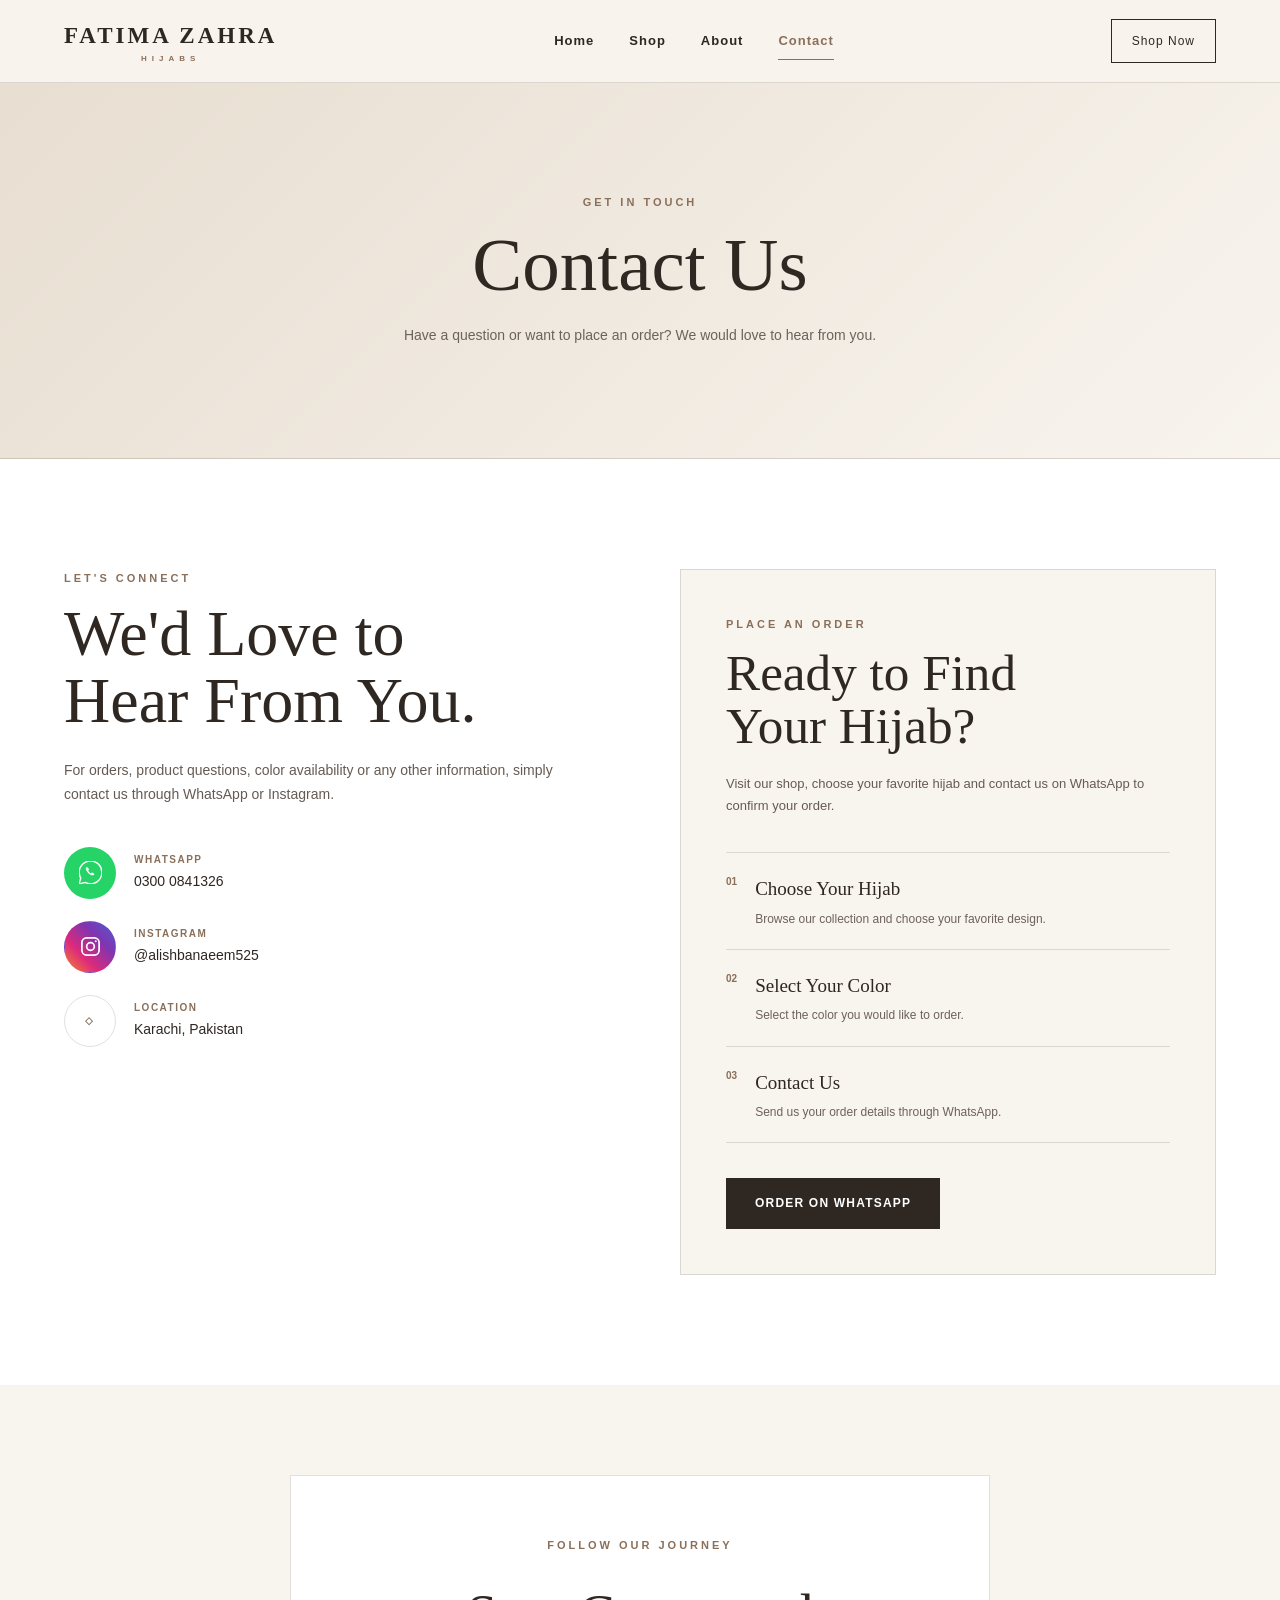
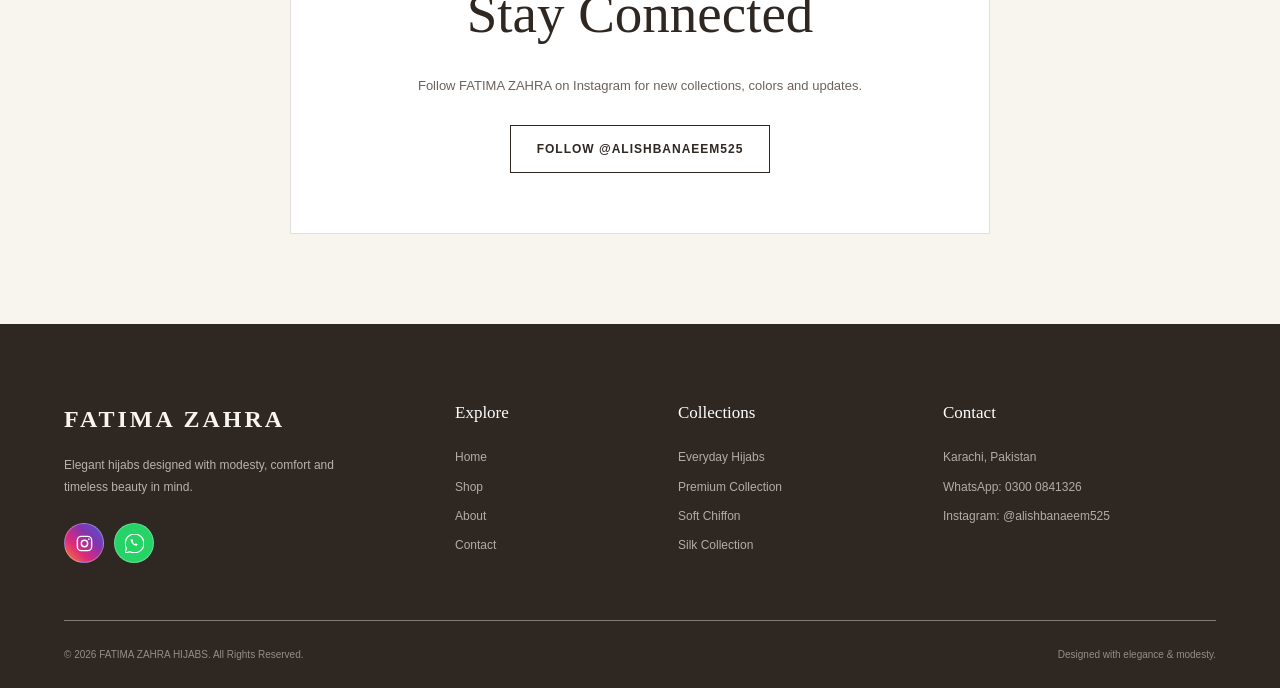
<file: contact.html>
<!DOCTYPE html>
<html lang="en">

<head>

    <meta charset="UTF-8">

    <meta name="viewport" content="width=device-width, initial-scale=1.0">

    <meta
        name="description"
        content="Contact FATIMA ZAHRA Hijabs through WhatsApp and Instagram."
    >

    <title>FATIMA ZAHRA | Contact</title>

    <link rel="stylesheet" href="style.css">

</head>


<body>


<!-- =====================================================
                         HEADER
===================================================== -->

<header class="header">

    <div class="container">

        <nav class="navbar">

            <!-- MOBILE MENU BUTTON -->
            <input type="checkbox" id="menu-toggle">
            <label for="menu-toggle" class="menu-btn" aria-label="Open navigation menu">☰</label>

            <!-- BRAND -->

            <a href="index.html" class="logo">

                FATIMA ZAHRA

                <span>HIJABS</span>

            </a>


            <!-- NAVIGATION -->

            <div class="nav-links">

                <a href="index.html">
                    Home
                </a>

                <a href="shop.html">
                    Shop
                </a>

                <a href="about.html">
                    About
                </a>

                <a href="contact.html" class="active">
                    Contact
                </a>

            </div>


            <!-- BUTTON -->

            <a href="shop.html" class="nav-btn">
                Shop Now
            </a>


        </nav>

    </div>

</header>



<!-- =====================================================
                       PAGE HERO
===================================================== -->

<section class="page-hero contact-hero">

    <div class="container">

        <p class="section-label">
            GET IN TOUCH
        </p>

        <h1>
            Contact Us
        </h1>

        <p>
            Have a question or want to place an order?
            We would love to hear from you.
        </p>

    </div>

</section>



<!-- =====================================================
                    CONTACT SECTION
===================================================== -->

<section class="contact-section">

    <div class="container">


        <div class="contact-grid">


            <!-- =================================================
                        CONTACT INFORMATION
            ================================================= -->

            <div class="contact-info">


                <p class="section-label">
                    LET'S CONNECT
                </p>


                <h2>
                    We'd Love to
                    <br>
                    Hear From You.
                </h2>


                <p class="contact-intro">
                    For orders, product questions, color
                    availability or any other information,
                    simply contact us through WhatsApp
                    or Instagram.
                </p>



                <!-- WHATSAPP -->

                <a
                    href="https://wa.me/923000841326"
                    target="_blank"
                    rel="noopener noreferrer"
                    class="contact-item"
                >

                    <div class="contact-icon whatsapp-icon">

                        <svg viewBox="0 0 24 24">

                            <path
                                d="M20.5 3.5A11.9 11.9 0 0 0 12.05 0
                                C5.5 0 .2 5.3 .2 11.85
                                c0 2.1.55 4.15 1.6 5.95L.1 24
                                l6.35-1.66a11.9 11.9 0 0 0 5.6 1.4h.01
                                c6.55 0 11.85-5.3 11.85-11.85
                                0-3.17-1.23-6.15-3.41-8.39Z"
                                fill="none"
                                stroke="currentColor"
                                stroke-width="1.5"
                            />

                            <path
                                d="M8.2 6.8c.25-.3.55-.35.85-.1
                                l1.25 1.55c.2.25.2.55.05.8
                                l-.6.8c-.15.2-.15.4-.02.62
                                .55.95 1.3 1.7 2.25 2.25
                                .22.13.42.13.62-.02l.8-.6
                                c.25-.15.55-.15.8.05l1.55 1.25
                                c.25.3.2.6-.1.85
                                -.45.4-1.05.65-1.65.65
                                -1.05 0-2.75-.8-4.45-2.5
                                -1.7-1.7-2.5-3.4-2.5-4.45
                                0-.6.25-1.2.65-1.65Z"
                                fill="currentColor"
                            />

                        </svg>

                    </div>


                    <div>

                        <span>
                            WhatsApp
                        </span>

                        <strong>
                            0300 0841326
                        </strong>

                    </div>

                </a>



                <!-- INSTAGRAM -->

                <a
                    href="https://instagram.com/alishbanaeem525"
                    target="_blank"
                    rel="noopener noreferrer"
                    class="contact-item"
                >

                    <div class="contact-icon instagram-icon">

                        <svg viewBox="0 0 24 24">

                            <rect
                                x="3"
                                y="3"
                                width="18"
                                height="18"
                                rx="5"
                                fill="none"
                                stroke="currentColor"
                                stroke-width="1.8"
                            />

                            <circle
                                cx="12"
                                cy="12"
                                r="4"
                                fill="none"
                                stroke="currentColor"
                                stroke-width="1.8"
                            />

                            <circle
                                cx="17.5"
                                cy="6.5"
                                r="1"
                                fill="currentColor"
                            />

                        </svg>

                    </div>


                    <div>

                        <span>
                            Instagram
                        </span>

                        <strong>
                            @alishbanaeem525
                        </strong>

                    </div>

                </a>



                <!-- LOCATION -->

                <div class="contact-item">

                    <div class="contact-icon">

                        <span>
                            ◇
                        </span>

                    </div>


                    <div>

                        <span>
                            Location
                        </span>

                        <strong>
                            Karachi, Pakistan
                        </strong>

                    </div>

                </div>


            </div>



            <!-- =================================================
                          ORDER CARD
            ================================================= -->

            <div class="contact-card">


                <p class="section-label">
                    PLACE AN ORDER
                </p>


                <h2>
                    Ready to Find
                    <br>
                    Your Hijab?
                </h2>


                <p>
                    Visit our shop, choose your favorite
                    hijab and contact us on WhatsApp to
                    confirm your order.
                </p>



                <div class="order-steps">


                    <!-- STEP 1 -->

                    <div class="order-step">

                        <span>
                            01
                        </span>

                        <div>

                            <h3>
                                Choose Your Hijab
                            </h3>

                            <p>
                                Browse our collection and
                                choose your favorite design.
                            </p>

                        </div>

                    </div>



                    <!-- STEP 2 -->

                    <div class="order-step">

                        <span>
                            02
                        </span>

                        <div>

                            <h3>
                                Select Your Color
                            </h3>

                            <p>
                                Select the color you would
                                like to order.
                            </p>

                        </div>

                    </div>



                    <!-- STEP 3 -->

                    <div class="order-step">

                        <span>
                            03
                        </span>

                        <div>

                            <h3>
                                Contact Us
                            </h3>

                            <p>
                                Send us your order details
                                through WhatsApp.
                            </p>

                        </div>

                    </div>


                </div>



                <!-- BUTTON -->

                <a
                    href="https://wa.me/923000841326?text=Assalam%20o%20Alaikum%2C%20I%20would%20like%20to%20place%20an%20order%20from%20FATIMA%20ZAHRA."
                    target="_blank"
                    rel="noopener noreferrer"
                    class="main-btn"
                >
                    Order on WhatsApp
                </a>


            </div>


        </div>

    </div>

</section>



<!-- =====================================================
                    SOCIAL SECTION
===================================================== -->

<section class="social-section">

    <div class="container">

        <div class="social-box">


            <p class="section-label">
                FOLLOW OUR JOURNEY
            </p>


            <h2>
                Stay Connected
            </h2>


            <p>
                Follow FATIMA ZAHRA on Instagram for
                new collections, colors and updates.
            </p>


            <a
                href="https://instagram.com/alishbanaeem525"
                target="_blank"
                rel="noopener noreferrer"
                class="outline-btn"
            >
                Follow @alishbanaeem525
            </a>


        </div>

    </div>

</section>



<!-- =====================================================
                         FOOTER
===================================================== -->

<footer class="footer">

    <div class="container">


        <div class="footer-grid">


            <!-- BRAND -->

            <div class="footer-brand">

                <div class="footer-logo">
                    FATIMA ZAHRA
                </div>

                <p>
                    Elegant hijabs designed with
                    modesty, comfort and timeless
                    beauty in mind.
                </p>


                <!-- SOCIAL ICONS -->

                <div class="footer-social">


                    <!-- INSTAGRAM -->

                    <a
                        href="https://instagram.com/alishbanaeem525"
                        target="_blank"
                        rel="noopener noreferrer"
                        aria-label="Instagram"
                    >

                        <svg viewBox="0 0 24 24">

                            <rect
                                x="3"
                                y="3"
                                width="18"
                                height="18"
                                rx="5"
                                fill="none"
                                stroke="currentColor"
                                stroke-width="1.8"
                            />

                            <circle
                                cx="12"
                                cy="12"
                                r="4"
                                fill="none"
                                stroke="currentColor"
                                stroke-width="1.8"
                            />

                            <circle
                                cx="17.5"
                                cy="6.5"
                                r="1"
                                fill="currentColor"
                            />

                        </svg>

                    </a>



                    <!-- WHATSAPP -->

                    <a
                        href="https://wa.me/923000841326"
                        target="_blank"
                        rel="noopener noreferrer"
                        aria-label="WhatsApp"
                    >

                        <svg viewBox="0 0 24 24">

                            <path
                                d="M20.5 3.5A11.9 11.9 0 0 0 12.05 0
                                C5.5 0 .2 5.3 .2 11.85
                                c0 2.1.55 4.15 1.6 5.95L.1 24
                                l6.35-1.66a11.9 11.9 0 0 0 5.6 1.4h.01
                                c6.55 0 11.85-5.3 11.85-11.85
                                0-3.17-1.23-6.15-3.41-8.39Z"
                                fill="none"
                                stroke="currentColor"
                                stroke-width="1.5"
                            />

                            <path
                                d="M8.2 6.8c.25-.3.55-.35.85-.1
                                l1.25 1.55c.2.25.2.55.05.8
                                l-.6.8c-.15.2-.15.4-.02.62
                                .55.95 1.3 1.7 2.25 2.25
                                .22.13.42.13.62-.02l.8-.6
                                c.25-.15.55-.15.8.05l1.55 1.25
                                c.25.3.2.6-.1.85
                                -.45.4-1.05.65-1.65.65
                                -1.05 0-2.75-.8-4.45-2.5
                                -1.7-1.7-2.5-3.4-2.5-4.45
                                0-.6.25-1.2.65-1.65Z"
                                fill="currentColor"
                            />

                        </svg>

                    </a>


                </div>

            </div>



            <!-- EXPLORE -->

            <div class="footer-column">

                <h3>
                    Explore
                </h3>

                <a href="index.html">
                    Home
                </a>

                <a href="shop.html">
                    Shop
                </a>

                <a href="about.html">
                    About
                </a>

                <a href="contact.html">
                    Contact
                </a>

            </div>



            <!-- COLLECTIONS -->

            <div class="footer-column">

                <h3>
                    Collections
                </h3>

                <a href="shop.html">
                    Everyday Hijabs
                </a>

                <a href="shop.html">
                    Premium Collection
                </a>

                <a href="shop.html">
                    Soft Chiffon
                </a>

                <a href="shop.html">
                    Silk Collection
                </a>

            </div>



            <!-- CONTACT -->

            <div class="footer-column">

                <h3>
                    Contact
                </h3>

                <p>
                    Karachi, Pakistan
                </p>

                <a
                    href="https://wa.me/923000841326"
                    target="_blank"
                    rel="noopener noreferrer"
                >
                    WhatsApp: 0300 0841326
                </a>

                <a
                    href="https://instagram.com/alishbanaeem525"
                    target="_blank"
                    rel="noopener noreferrer"
                >
                    Instagram: @alishbanaeem525
                </a>

            </div>


        </div>



        <!-- COPYRIGHT -->

        <div class="footer-bottom">

            <span>
                © 2026 FATIMA ZAHRA HIJABS.
                All Rights Reserved.
            </span>

            <span>
                Designed with elegance & modesty.
            </span>

        </div>


    </div>

</footer>



</body>

</html>
</file>
<file: style.css>
/* =========================================================
   FATIMA ZAHRA HIJABS
   COMPLETE WEBSITE CSS
   HTML + CSS ONLY
========================================================= */


/* =========================================================
   1. ROOT VARIABLES
========================================================= */

:root {

    --cream: #f8f4ee;

    --soft-beige: #e8ded1;

    --warm-brown: #8a6f5a;

    --dark-brown: #2f2722;

    --white: #ffffff;

    --soft-rose: #c9a9a6;

    --light-brown: #b59b86;

    --border: rgba(47, 39, 34, 0.14);

    --shadow: 0 15px 40px rgba(47, 39, 34, 0.10);

    --transition: 0.35s ease;

}


/* =========================================================
   2. RESET
========================================================= */

* {
    margin: 0;
    padding: 0;
    box-sizing: border-box;
}


html {
    scroll-behavior: smooth;
}


body {

    font-family:
        "Georgia",
        "Times New Roman",
        serif;

    background: var(--cream);

    color: var(--dark-brown);

    line-height: 1.7;

    overflow-x: hidden;

}


img {

    width: 100%;

    display: block;

    object-fit: cover;

}


a {

    color: inherit;

    text-decoration: none;

}


button,
input {

    font: inherit;

}


ul {
    list-style: none;
}


/* =========================================================
   3. COMMON CONTAINER
========================================================= */

.container {

    width: min(1180px, 90%);

    margin: 0 auto;

}


/* =========================================================
   4. HEADER
========================================================= */

.header {

    position: relative;

    z-index: 100;

    background: rgba(248, 244, 238, 0.96);

    border-bottom: 1px solid var(--border);

}


.navbar {

    min-height: 82px;

    display: flex;

    align-items: center;

    justify-content: space-between;

    gap: 30px;

}


/* =========================================================
   LOGO
========================================================= */

.logo {

    font-size: 23px;

    font-weight: 700;

    letter-spacing: 3px;

    color: var(--dark-brown);

    white-space: nowrap;

}


.logo span {

    display: block;

    margin-top: -3px;

    font-family: Arial, sans-serif;

    font-size: 8px;

    letter-spacing: 5px;

    text-align: center;

    color: var(--warm-brown);

}


/* =========================================================
   NAV LINKS
========================================================= */

.nav-links {

    display: flex;

    align-items: center;

    justify-content: center;

    gap: 35px;

}


.nav-links a {

    position: relative;

    font-family: Arial, sans-serif;

    font-size: 13px;

    font-weight: 600;

    letter-spacing: 1px;

    color: var(--dark-brown);

    padding: 8px 0;

    transition: var(--transition);

}


.nav-links a::after {

    content: "";

    position: absolute;

    left: 0;

    bottom: 0;

    width: 0;

    height: 1px;

    background: var(--warm-brown);

    transition: var(--transition);

}


.nav-links a:hover,
.nav-links a.active {

    color: var(--warm-brown);

}


.nav-links a:hover::after,
.nav-links a.active::after {

    width: 100%;

}


/* =========================================================
   NAV BUTTON
========================================================= */

.nav-btn {

    padding: 11px 20px;

    border: 1px solid var(--dark-brown);

    font-family: Arial, sans-serif;

    font-size: 12px;

    letter-spacing: 1px;

    transition: var(--transition);

}


.nav-btn:hover {

    background: var(--dark-brown);

    color: var(--white);

}


/* =========================================================
   5. HERO
========================================================= */

.hero {

    position: relative;

    width: 100%;

    height: min(700px, calc(100vh - 82px));

    min-height: 580px;

    overflow: hidden;

    background: var(--soft-beige);

}


/* =========================================================
   HERO SLIDES
========================================================= */

.hero-slide {

    position: absolute;

    inset: 0;

    opacity: 0;

    visibility: hidden;

    background-size: cover;

    background-position: center;

    animation:
        heroFade 25s infinite;

}


/*
   IMPORTANT:
   Change these image paths if your images
   have different names.
*/

.hero-slide-1 {

    background-image:
        linear-gradient(
            90deg,
            rgba(47, 39, 34, 0.62),
            rgba(47, 39, 34, 0.10)
        ),
        url("images/hero-3.jpg");

    animation-delay: 0s;

}


.hero-slide-2 { 

    background-image:
        linear-gradient(
            90deg,
            rgba(47, 39, 34, 0.62),
            rgba(47, 39, 34, 0.10)
        ),
        url("https://i.pinimg.com/736x/42/0b/da/420bda0e3196535be8d6f9c45d380c32.jpg");

    animation-delay: 5s;

}


.hero-slide-3 {

    background-image:
        linear-gradient(
            90deg,
            rgba(47, 39, 34, 0.62),
            rgba(47, 39, 34, 0.10)
        ),
        url("https://i.pinimg.com/736x/ad/e0/e6/ade0e6e2a14eefa2e07c75be10a9d586.jpg");

    animation-delay: 10s;

}


.hero-slide-4 {

    background-image:
        linear-gradient(
            90deg,
            rgba(47, 39, 34, 0.62),
            rgba(47, 39, 34, 0.10)
        ),
        url("images/khaled-ghareeb-n84s3jgzhKk-unsplash.jpg");

    animation-delay: 15s;

}


.hero-slide-5 {

    background-image:
        linear-gradient(
            90deg,
            rgba(47, 39, 34, 0.62),
            rgba(47, 39, 34, 0.10)
        ),
        url("images/hero-2.jpg");

    animation-delay: 20s;

}


/* =========================================================
   HERO ANIMATION
========================================================= */

@keyframes heroFade {

    0% {

        opacity: 0;

        visibility: hidden;

    }

    4% {

        opacity: 1;

        visibility: visible;

    }

    17% {

        opacity: 1;

        visibility: visible;

    }

    21% {

        opacity: 0;

        visibility: hidden;

    }

    100% {

        opacity: 0;

        visibility: hidden;

    }

}


/* =========================================================
   HERO CONTENT
========================================================= */

.hero-content {

    position: relative;

    z-index: 2;

    width: min(650px, 90%);

    height: 100%;

    display: flex;

    flex-direction: column;

    justify-content: center;

    align-items: flex-start;

    padding-left: max(5vw, 30px);

    color: var(--white);

    animation: contentReveal 1.2s ease;

}


@keyframes contentReveal {

    from {

        opacity: 0;

        transform: translateY(20px);

    }

    to {

        opacity: 1;

        transform: translateY(0);

    }

}


/* =========================================================
   HERO TEXT
========================================================= */

.eyebrow,
.section-label {

    font-family: Arial, sans-serif;

    font-size: 11px;

    font-weight: 700;

    letter-spacing: 3px;

    text-transform: uppercase;

    color: var(--warm-brown);

    margin-bottom: 12px;

}


.hero .eyebrow {

    color: var(--soft-beige);

}


.hero h1 {

    max-width: 650px;

    font-size: clamp(48px, 7vw, 88px);

    font-weight: 400;

    line-height: 1.02;

    letter-spacing: -2px;

    margin-bottom: 25px;

}


.hero-description {

    max-width: 500px;

    font-family: Arial, sans-serif;

    font-size: 15px;

    line-height: 1.8;

    margin-bottom: 32px;

}


/* =========================================================
   BUTTONS
========================================================= */

.main-btn {

    display: inline-flex;

    align-items: center;

    justify-content: center;

    padding: 14px 28px;

    background: var(--dark-brown);

    color: var(--white);

    border: 1px solid var(--dark-brown);

    font-family: Arial, sans-serif;

    font-size: 12px;

    font-weight: 700;

    letter-spacing: 1.2px;

    text-transform: uppercase;

    transition: var(--transition);

}


.main-btn:hover {

    background: var(--white);

    color: var(--dark-brown);

    transform: translateY(-3px);

    box-shadow: var(--shadow);

}


.hero .main-btn {

    background: var(--white);

    color: var(--dark-brown);

    border-color: var(--white);

}


.hero .main-btn:hover {

    background: transparent;

    color: var(--white);

}


/* =========================================================
   OUTLINE BUTTON
========================================================= */

.outline-btn {

    display: inline-flex;

    align-items: center;

    justify-content: center;

    padding: 13px 26px;

    border: 1px solid var(--dark-brown);

    color: var(--dark-brown);

    font-family: Arial, sans-serif;

    font-size: 12px;

    font-weight: 700;

    letter-spacing: 1px;

    text-transform: uppercase;

    transition: var(--transition);

}


.outline-btn:hover {

    background: var(--dark-brown);

    color: var(--white);

    transform: translateY(-2px);

}


/* =========================================================
   6. INTRO SECTION
========================================================= */

.intro-section {

    padding: 110px 0;

    background: var(--white);

}


.intro-grid {

    display: grid;

    grid-template-columns: 1fr 1fr;

    gap: 80px;

    align-items: center;

}


.intro-text h2 {

    font-size: clamp(40px, 5vw, 65px);

    font-weight: 400;

    line-height: 1.1;

    margin-bottom: 25px;

}


.intro-text p:not(.section-label) {

    max-width: 520px;

    font-family: Arial, sans-serif;

    font-size: 14px;

    color: #665b53;

    margin-bottom: 17px;

}


.text-link {

    display: inline-block;

    margin-top: 10px;

    font-family: Arial, sans-serif;

    font-size: 12px;

    font-weight: 700;

    letter-spacing: 1px;

    color: var(--warm-brown);

    border-bottom: 1px solid var(--warm-brown);

}


/* =========================================================
   INTRO ART
========================================================= */

.intro-art {

    min-height: 430px;

    display: flex;

    justify-content: center;

    align-items: center;

    background:
        linear-gradient(
            135deg,
            var(--soft-beige),
            var(--cream)
        );

}
.art-frame img {
    width: 100%;
    height: auto;
    display: block;
    object-fit: cover !important;
}

.art-frame {

    width: 100%;
    max-width: 500px;

    height: 321px;

    border: 1px solid rgba(47, 40, 34, 0.25);

    display:block;

    flex-direction: column;

    justify-content: center;

    align-items: center;

    text-align: center;

    transform: rotate(0deg);

    transition: var(--transition);
    
    
    
    object-fit: contain;
    


    overflow: hidden;
}



.image-text p {
    margin: 10px 0 0;
    font-size: 16px;
    letter-spacing: 2px;
}
   



    
    




.art-frame:hover {

    transform: rotate(0deg) scale(1.02);

}


.art-frame span {

    font-size: clamp(45px, 6vw, 70px);

    letter-spacing: 7px;

}


.art-frame p {

    margin-top: 8px;

    font-style: italic;

    color: var(--warm-brown);

}


/* =========================================================
   7. SECTION HEADING
========================================================= */

.section-heading {

    max-width: 650px;

    margin: 0 auto 55px;

    text-align: center;

}


.section-heading h2 {

    font-size: clamp(38px, 5vw, 58px);

    font-weight: 400;

    line-height: 1.1;

    margin-bottom: 15px;

}


.section-heading > p:last-child {

    font-family: Arial, sans-serif;

    font-size: 14px;

    color: #6d625b;

}


/* =========================================================
   8. FEATURED SECTION
========================================================= */

.featured-section {

    padding: 110px 0;

    background: var(--cream);

}


.product-grid {

    display: grid;

    grid-template-columns:
        repeat(3, 1fr);

    gap: 28px;

}


.product-card {

    background: var(--white);

    border: 1px solid var(--border);

    overflow: hidden;

    transition: var(--transition);

}


.product-card:hover {

    transform: translateY(-8px);

    box-shadow: var(--shadow);

}


/* =========================================================
   PRODUCT IMAGE
========================================================= */

.product-image {

    position: relative;

    aspect-ratio: 4 / 5;

    overflow: hidden;

    background: var(--soft-beige);

}


.product-image img {

    width: 100%;

    height: 100%;

    object-fit: cover;

    transition:
        transform 0.7s ease;

}


.product-card:hover .product-image img {

    transform: scale(1.06);

}


/* =========================================================
   PRODUCT BADGE
========================================================= */

.product-badge {

    position: absolute;

    top: 15px;

    left: 15px;

    padding: 6px 10px;

    background: var(--white);

    color: var(--dark-brown);

    font-family: Arial, sans-serif;

    font-size: 9px;

    font-weight: 700;

    letter-spacing: 1.5px;

}


/* =========================================================
   PRODUCT DETAILS
========================================================= */

.product-details {

    padding: 25px;

}


.product-category {

    font-family: Arial, sans-serif;

    font-size: 9px;

    font-weight: 700;

    letter-spacing: 2px;

    color: var(--warm-brown);

    margin-bottom: 7px;

}


.product-details h3 {

    font-size: 25px;

    font-weight: 400;

    margin-bottom: 8px;

}


.product-details strong {

    display: block;

    font-family: Arial, sans-serif;

    font-size: 14px;

    color: var(--dark-brown);

}


.product-link {

    display: inline-block;

    margin-top: 15px;

    font-family: Arial, sans-serif;

    font-size: 11px;

    font-weight: 700;

    letter-spacing: 1px;

    color: var(--warm-brown);

}


/* =========================================================
   CENTER BUTTON
========================================================= */

.center-button {

    text-align: center;

    margin-top: 50px;

}


/* =========================================================
   9. FEATURES
========================================================= */

.features-section {

    padding: 110px 0;

    background: var(--white);

}


.features-grid {

    display: grid;

    grid-template-columns:
        repeat(3, 1fr);

    border-top: 1px solid var(--border);

    border-bottom: 1px solid var(--border);

}


.feature-box {

    padding: 45px 35px;

    text-align: center;

    border-right: 1px solid var(--border);

    transition: var(--transition);

}


.feature-box:last-child {

    border-right: none;

}


.feature-box:hover {

    background: var(--cream);

}


.feature-icon {

    display: flex;

    align-items: center;

    justify-content: center;

    width: 55px;

    height: 55px;

    margin: 0 auto 20px;

    border: 1px solid var(--warm-brown);

    border-radius: 50%;

    color: var(--warm-brown);

    font-size: 20px;

}


.feature-box h3 {

    font-size: 23px;

    font-weight: 400;

    margin-bottom: 10px;

}


.feature-box p {

    font-family: Arial, sans-serif;

    font-size: 13px;

    color: #6d625b;

}


/* =========================================================
   10. HOME CTA
========================================================= */

.home-cta {

    padding: 120px 20px;

    text-align: center;

    background:
        linear-gradient(
            135deg,
            var(--soft-beige),
            var(--cream)
        );

}


.home-cta h2 {

    font-size: clamp(42px, 6vw, 70px);

    font-weight: 400;

    margin-bottom: 30px;

}


/* =========================================================
   11. PAGE HERO
========================================================= */

.page-hero {

    padding: 110px 20px;

    text-align: center;

    background:
        linear-gradient(
            135deg,
            var(--soft-beige),
            var(--cream)
        );

    border-bottom: 1px solid var(--border);

}


.page-hero h1 {

    font-size: clamp(45px, 7vw, 75px);

    font-weight: 400;

    line-height: 1.1;

    margin-bottom: 18px;

}


.page-hero > .container > p:last-child {

    max-width: 600px;

    margin: 0 auto;

    font-family: Arial, sans-serif;

    font-size: 14px;

    color: #6d625b;

}


/* =========================================================
   12. SHOP PAGE
========================================================= */

.shop-section {

    padding: 100px 0 120px;

}


.collection-top {

    display: flex;

    align-items: flex-end;

    justify-content: space-between;

    gap: 20px;

    margin-bottom: 45px;

    padding-bottom: 20px;

    border-bottom: 1px solid var(--border);

}


.collection-top h2 {

    font-size: 40px;

    font-weight: 400;

}


.collection-top > span {

    font-family: Arial, sans-serif;

    font-size: 10px;

    font-weight: 700;

    letter-spacing: 2px;

    color: var(--warm-brown);

}


/* =========================================================
   SHOP GRID
========================================================= */

.shop-grid {

    grid-template-columns:
        repeat(2, 1fr);

    gap: 35px;

}


.shop-grid .product-image {

    aspect-ratio: 4 / 4.5;

}


/* =========================================================
   COLOR SELECTOR
========================================================= */

.color-selector {

    margin-top: 20px;

    padding: 0;

    border: none;

}


.color-selector legend {

    margin-bottom: 12px;

    font-family: Arial, sans-serif;

    font-size: 10px;

    font-weight: 700;

    letter-spacing: 1.5px;

    text-transform: uppercase;

    color: var(--dark-brown);

}


/* =========================================================
   COLOR OPTIONS
========================================================= */

.color-options {

    display: flex;

    flex-wrap: wrap;

    align-items: center;

    gap: 12px;

}


.color-options label {

    position: relative;

    display: flex;

    align-items: center;

    gap: 7px;

    cursor: pointer;

    font-family: Arial, sans-serif;

    font-size: 11px;

}


.color-options input {

    position: absolute;

    opacity: 0;

    pointer-events: none;

}


/* =========================================================
   COLOR CIRCLES
========================================================= */

.color-swatch {

    display: block;

    width: 25px;

    height: 25px;

    border-radius: 50%;

    border: 2px solid var(--white);

    outline: 1px solid transparent;

    transition: var(--transition);

}


.color-options input:checked + .color-swatch {

    outline-color: var(--dark-brown);

    transform: scale(1.12);

}


.color-options label:hover .color-swatch {

    transform: scale(1.12);

}


/* =========================================================
   COLOR PALETTE
========================================================= */

.color-cream {

    background: #f8f1e7;

}


.color-beige {

    background: #d8c5af;

}


.color-brown {

    background: #7b5b45;

}


.color-rose {

    background: #c9a9a6;

}


.color-dusty {

    background: #a98780;

}


.color-black {

    background: #272321;

}


.color-olive {

    background: #77745a;

}


.color-name {

    color: #655b54;

}


/* =========================================================
   ORDER BUTTON
========================================================= */

.product-order {

    display: block;

    width: 100%;

    margin-top: 22px;

    padding: 13px 15px;

    text-align: center;

    border: 1px solid var(--dark-brown);

    background: var(--dark-brown);

    color: var(--white);

    font-family: Arial, sans-serif;

    font-size: 10px;

    font-weight: 700;

    letter-spacing: 1px;

    text-transform: uppercase;

    transition: var(--transition);

}


.product-order:hover {

    background: var(--warm-brown);

    border-color: var(--warm-brown);

}


/* =========================================================
   13. ABOUT PAGE
========================================================= */

.about-story {

    padding: 110px 0;

    background: var(--white);

}


.about-grid {

    display: grid;

    grid-template-columns:
        0.9fr 1.1fr;

    gap: 90px;

    align-items: center;

}


.about-image {

    min-height: 500px;

    display: flex;

    align-items: center;

    justify-content: center;

    background:
        linear-gradient(
            145deg,
            var(--soft-beige),
            var(--cream)
        );

}


.about-image-frame {

    width: 75%;

    min-height: 390px;

    display: flex;

    flex-direction: column;

    align-items: center;

    justify-content: center;

    border: 1px solid rgba(47, 39, 34, 0.25);

    text-align: center;

    transform: rotate(2deg);

}


.about-image-frame span {

    font-size: 100px;

    letter-spacing: 8px;

    color: var(--warm-brown);

}

.about-image-frame {
    position: relative;
    width: fit-content;
    max-width: 100%;
    display: inline-block;
}

.about-image-frame img {
    display: block;
    width: 100%;
    height: auto;
}

.about-image-frame p {
    position: absolute;
    bottom: 15px;
    left: 50%;
    transform: translateX(-50%);
    margin: 0;
    width: 90%;
    text-align: center;

    font-family: Arial, sans-serif;
    font-size: 12px;
    font-weight: 700;
    letter-spacing: 4px;
}


.about-content h2 {

    font-size: clamp(42px, 5vw, 65px);

    font-weight: 400;

    line-height: 1.05;

    margin-bottom: 25px;

}


.about-content p:not(.section-label) {

    max-width: 600px;

    font-family: Arial, sans-serif;

    font-size: 14px;

    color: #665b53;

    margin-bottom: 18px;

}


/* =========================================================
   VALUES
========================================================= */

.values-section {

    padding: 110px 0;

    background: var(--cream);

}


.values-grid {

    display: grid;

    grid-template-columns:
        repeat(4, 1fr);

    gap: 20px;

}


.value-card {

    min-height: 280px;

    padding: 35px 25px;

    background: var(--white);

    border: 1px solid var(--border);

    transition: var(--transition);

}


.value-card:hover {

    transform: translateY(-7px);

    box-shadow: var(--shadow);

}


.value-number {

    margin-bottom: 35px;

    font-family: Arial, sans-serif;

    font-size: 11px;

    font-weight: 700;

    letter-spacing: 2px;

    color: var(--warm-brown);

}


.value-card h3 {

    font-size: 27px;

    font-weight: 400;

    margin-bottom: 12px;

}


.value-card p {

    font-family: Arial, sans-serif;

    font-size: 13px;

    color: #6d625b;

}


/* =========================================================
   ABOUT FEATURES
========================================================= */

.about-features {

    padding: 100px 0;

    background: var(--white);

}


.about-feature-grid {

    display: grid;

    grid-template-columns:
        repeat(3, 1fr);

    gap: 50px;

    text-align: center;

}


.about-feature {

    padding: 25px;

}


.about-feature .feature-icon {

    margin-bottom: 18px;

}


.about-feature h3 {

    font-size: 24px;

    font-weight: 400;

    margin-bottom: 10px;

}


.about-feature p {

    font-family: Arial, sans-serif;

    font-size: 13px;

    color: #6d625b;

}


/* =========================================================
   ABOUT CTA
========================================================= */

.about-cta {

    padding: 110px 20px;

    text-align: center;

    background:
        linear-gradient(
            135deg,
            var(--soft-beige),
            var(--cream)
        );

}


.about-cta h2 {

    max-width: 800px;

    margin: 0 auto 15px;

    font-size: clamp(38px, 5vw, 60px);

    font-weight: 400;

    line-height: 1.1;

}


.about-cta p:not(.section-label) {

    max-width: 600px;

    margin: 0 auto 30px;

    font-family: Arial, sans-serif;

    font-size: 14px;

    color: #6d625b;

}


/* =========================================================
   14. CONTACT PAGE
========================================================= */

.contact-section {

    padding: 110px 0;

    background: var(--white);

}


.contact-grid {

    display: grid;

    grid-template-columns:
        1fr 1fr;

    gap: 80px;

    align-items: start;

}


.contact-info h2 {

    font-size: clamp(42px, 5vw, 65px);

    font-weight: 400;

    line-height: 1.05;

    margin-bottom: 25px;

}


.contact-intro {

    max-width: 530px;

    margin-bottom: 40px;

    font-family: Arial, sans-serif;

    font-size: 14px;

    color: #665b53;

}


/* =========================================================
   CONTACT ITEMS
========================================================= */

.contact-item {

    display: flex;

    align-items: center;

    gap: 18px;

    width: fit-content;

    margin-bottom: 22px;

    transition: var(--transition);

}


.contact-item:hover {

    transform: translateX(5px);

}


.contact-icon {

    width: 52px;

    height: 52px;

    flex-shrink: 0;

    display: flex;

    align-items: center;

    justify-content: center;

    border: 1px solid var(--border);

    border-radius: 50%;

    color: var(--warm-brown);

}


.contact-icon svg {

    width: 23px;

    height: 23px;

}


.contact-item span {

    display: block;

    font-family: Arial, sans-serif;

    font-size: 10px;

    font-weight: 700;

    letter-spacing: 1.5px;

    text-transform: uppercase;

    color: var(--warm-brown);

}


.contact-item strong {

    display: block;

    margin-top: 2px;

    font-family: Arial, sans-serif;

    font-size: 14px;

    font-weight: 500;

}


/* =========================================================
   CONTACT CARD
========================================================= */

.contact-card {

    padding: 45px;

    background: var(--cream);

    border: 1px solid var(--border);

}


.contact-card h2 {

    font-size: clamp(36px, 4vw, 52px);

    font-weight: 400;

    line-height: 1.05;

    margin-bottom: 20px;

}


.contact-card > p:not(.section-label) {

    margin-bottom: 35px;

    font-family: Arial, sans-serif;

    font-size: 13px;

    color: #665b53;

}


/* =========================================================
   ORDER STEPS
========================================================= */

.order-steps {

    margin-bottom: 35px;

}


.order-step {

    display: flex;

    gap: 18px;

    padding: 20px 0;

    border-top: 1px solid var(--border);

}


.order-step:last-child {

    border-bottom: 1px solid var(--border);

}


.order-step > span {

    font-family: Arial, sans-serif;

    font-size: 10px;

    font-weight: 700;

    color: var(--warm-brown);

}


.order-step h3 {

    font-size: 19px;

    font-weight: 400;

    margin-bottom: 3px;

}


.order-step p {

    font-family: Arial, sans-serif;

    font-size: 12px;

    color: #6d625b;

}


/* =========================================================
   SOCIAL SECTION
========================================================= */

.social-section {

    padding: 90px 0;

    background: var(--cream);

}


.social-box {

    max-width: 700px;

    margin: auto;

    padding: 60px 30px;

    text-align: center;

    background: var(--white);

    border: 1px solid var(--border);

}


.social-box h2 {

    font-size: clamp(38px, 5vw, 55px);

    font-weight: 400;

    margin-bottom: 15px;

}


.social-box > p:not(.section-label) {

    max-width: 500px;

    margin: 0 auto 28px;

    font-family: Arial, sans-serif;

    font-size: 13px;

    color: #6d625b;

}


/* =========================================================
   15. FOOTER
========================================================= */

.footer {

    padding: 75px 0 25px;

    background: var(--dark-brown);

    color: var(--cream);

}


/* =========================================================
   FOOTER GRID
========================================================= */

.footer-grid {

    display: grid;

    grid-template-columns:
        1.6fr 0.8fr 1fr 1.3fr;

    gap: 55px;

    padding-bottom: 55px;

}


/* =========================================================
   FOOTER BRAND
========================================================= */

.footer-logo {

    margin-bottom: 15px;

    font-size: 24px;

    font-weight: 700;

    letter-spacing: 3px;

}


.footer-brand > p {

    max-width: 300px;

    font-family: Arial, sans-serif;

    font-size: 12px;

    line-height: 1.8;

    color: rgba(248, 244, 238, 0.68);

}


/* =========================================================
   FOOTER SOCIAL
========================================================= */

.footer-social {

    display: flex;

    gap: 10px;

    margin-top: 25px;

}


.footer-social a {

    width: 40px;

    height: 40px;

    display: flex;

    align-items: center;

    justify-content: center;

    border: 1px solid rgba(248, 244, 238, 0.3);

    border-radius: 50%;

    color: var(--cream);

    transition: var(--transition);

}


.footer-social a:hover {

    background: var(--cream);

    color: var(--dark-brown);

    transform: translateY(-3px);

}


.footer-social svg {

    width: 19px;

    height: 19px;

}


/* =========================================================
   FOOTER COLUMNS
========================================================= */

.footer-column {

    display: flex;

    flex-direction: column;

    align-items: flex-start;

}


.footer-column h3 {

    margin-bottom: 20px;

    font-size: 17px;

    font-weight: 400;

    color: var(--white);

}


.footer-column a,
.footer-column p {

    margin-bottom: 10px;

    font-family: Arial, sans-serif;

    font-size: 12px;

    line-height: 1.6;

    color: rgba(248, 244, 238, 0.65);

    transition: var(--transition);

}


.footer-column a:hover {

    color: var(--white);

    transform: translateX(3px);

}


/* =========================================================
   FOOTER BOTTOM
========================================================= */

.footer-bottom {

    display: flex;

    justify-content: space-between;

    gap: 20px;

    padding-top: 25px;

    border-top: 1px solid rgba(248, 244, 238, 0.406);

    font-family: Arial, sans-serif;

    font-size: 10px;

    color: rgba(248, 244, 238, 0.5);

}


/* =========================================================
   16. GENERAL ANIMATION
========================================================= */

.product-card,
.value-card,
.feature-box,
.about-feature {

    animation:
        fadeUp 0.8s ease both;

}


@keyframes fadeUp {

    from {

        opacity: 0;

        transform: translateY(18px);

    }

    to {

        opacity: 1;

        transform: translateY(0);

    }

}


/* =========================================================
   17. TABLET
========================================================= */

@media (max-width: 950px) {


    /* HEADER */

    .navbar {

        flex-wrap: wrap;

        padding: 18px 0;

        justify-content: center;

    }


    .logo {

        width: 100%;

        text-align: center;

    }


    .logo span {

        text-align: center;

    }


    .nav-links {

        order: 3;

        width: 100%;

        gap: 22px;

    }


    .nav-btn {

        display: none;

    }


    /* HERO */

    .hero {

        height: 650px;

    }


    .hero-content {

        padding-left: 7%;

    }


    /* INTRO */

    .intro-grid {

        gap: 45px;

    }


    /* PRODUCTS */

    .product-grid {

        grid-template-columns:
            repeat(2, 1fr);

    }


    /* VALUES */

    .values-grid {

        grid-template-columns:
            repeat(2, 1fr);

    }


    /* ABOUT */

    .about-grid {

        gap: 45px;

    }


    /* CONTACT */

    .contact-grid {

        gap: 45px;

    }


    /* FOOTER */

    .footer-grid {

        grid-template-columns:
            repeat(2, 1fr);

    }

}


/* =========================================================
   18. MOBILE
========================================================= */

@media (max-width: 650px) {


    /* CONTAINER */

    .container {

        width: 91%;

    }


    /* HEADER */

    .navbar {

        min-height: auto;

        padding: 17px 0;

        gap: 14px;

    }


    .logo {

        font-size: 19px;

    }


    .nav-links {

        gap: 15px;

        justify-content: space-between;

    }


    .nav-links a {

        font-size: 10px;

        letter-spacing: 0.5px;

    }


    /* HERO */

    .hero {

        height: 620px;

        min-height: 620px;

    }


    .hero-slide {

        background-position: center;

    }


    .hero-content {

        width: 90%;

        padding-left: 7%;

        padding-right: 5%;

    }


    .hero h1 {

        font-size: clamp(43px, 14vw, 65px);

        letter-spacing: -1px;

    }


    .hero-description {

        font-size: 13px;

        max-width: 360px;

    }


    /* INTRO */

    .intro-section {

        padding: 75px 0;

    }


    .intro-grid {

        grid-template-columns: 1fr;

        gap: 50px;

    }


    .intro-art {

        min-height: 330px;

    }


    @media (max-width: 650px) {
    .art-frame {
        
        max-width: 650%;
        min-height: unset;
    }

    .art-frame img {
        width:auto;
        height: auto;
        object-fit: cover !important;
    }
}



    /* SECTIONS */

    .featured-section,
    .features-section,
    .shop-section,
    .about-story,
    .values-section,
    .about-features,
    .contact-section {

        padding: 75px 0;

    }


    /* PRODUCT */

    .product-grid,
    .shop-grid {

        grid-template-columns: 1fr;

    }


    /* FEATURES */

    .features-grid {

        grid-template-columns: 1fr;

    }


    .feature-box {

        border-right: none;

        border-bottom: 1px solid var(--border);

    }


    .feature-box:last-child {

        border-bottom: none;

    }


    /* PAGE HERO */

    .page-hero {

        padding: 75px 20px;

    }


    .page-hero h1 {

        font-size: 47px;

    }


    /* COLLECTION TOP */

    .collection-top {

        align-items: flex-start;

        flex-direction: column;

    }


    /* ABOUT */

    .about-grid {

        grid-template-columns: 1fr;

        gap: 45px;

    }


    .about-image {

        min-height: 380px;

    }


    .about-image-frame {

        min-height: 290px;

    }


    .about-image-frame span {

        font-size: 75px;

    }


    /* VALUES */

    .values-grid {

        grid-template-columns: 1fr;

    }


    /* ABOUT FEATURES */

    .about-feature-grid {

        grid-template-columns: 1fr;

        gap: 20px;

    }


    /* CONTACT */

    .contact-grid {

        grid-template-columns: 1fr;

    }


    .contact-card {

        padding: 30px 22px;

    }


    /* CTA */

    .home-cta,
    .about-cta {

        padding: 80px 20px;

    }


    /* FOOTER */

    .footer {

        padding-top: 60px;

    }


    .footer-grid {

        grid-template-columns: 1fr;

        gap: 38px;

    }


    .footer-brand > p {

        max-width: 100%;

    }


    .footer-bottom {

        flex-direction: column;

        text-align: center;

        gap: 8px;

    }


}


/* =========================================================
   19. SMALL MOBILE
========================================================= */

@media (max-width: 400px) {


    .nav-links {

        gap: 9px;

    }


    .nav-links a {

        font-size: 9px;

    }


    .hero {

        min-height: 570px;

        height: 570px;

    }


    .hero h1 {

        font-size: 42px;

    }


    .main-btn,
    .outline-btn {

        padding: 12px 20px;

        font-size: 10px;

    }


    .product-details {

        padding: 20px;

    }


    .color-options {

        gap: 9px;

    }


    .color-swatch {

        width: 23px;

        height: 23px;

    }


}


/* =========================================================
   20. REDUCED MOTION
========================================================= */


@media (prefers-reduced-motion: reduce) {

    html {

        scroll-behavior: auto;

    }


    *,
    *::before,
    *::after {

        animation-duration: 0.01ms !important;

        animation-iteration-count: 1 !important;

        transition-duration: 0.01ms !important;

    }

/* =========================================
   FOOTER SOCIAL ICONS
========================================= */

.footer-social {
    display: flex;
    align-items: center;
    gap: 14px;
}

.footer-social a {
    width: 44px;
    height: 44px;

    display: flex;
    align-items: center;
    justify-content: center;

    border-radius: 50%;
    color: #ffffff;

    transition:
        transform 0.3s ease,
        box-shadow 0.3s ease;
}

.footer-social a:hover {
    transform: translateY(-4px);

    box-shadow:
        0 8px 20px rgba(47, 39, 34, 0.20);
}

.footer-social svg {
    width: 22px;
    height: 22px;
}


/* =========================================
   INSTAGRAM
========================================= */

.instagram-icon {
    background: linear-gradient(
        45deg,
        #F58529,
        #DD2A7B,
        #8134AF,
        #515BD4
    );
}


/* =========================================
   WHATSAPP
========================================= */

.whatsapp-icon {
    background: #25D366;
}


/* =========================================
   MOBILE
========================================= */

@media (max-width: 600px) {

    .footer-social {
        gap: 10px;
    }

    .footer-social a {
        width: 42px;
        height: 42px;
    }

}
}


/* =========================================
   SOCIAL BRAND COLORS
   WhatsApp + Instagram
========================================= */

/* Footer social buttons */
.footer-social a.instagram-icon,
.footer-social a[aria-label="Instagram"] {
    background: linear-gradient(
        45deg,
        #F58529,
        #DD2A7B,
        #8134AF,
        #515BD4
    );
    color: #ffffff;
}

.footer-social a.whatsapp-icon,
.footer-social a[aria-label="WhatsApp"] {
    background: #25D366;
    color: #ffffff;
}

/* Contact-page icons */
.contact-icon.instagram-icon {
    background: linear-gradient(
        45deg,
        #F58529,
        #DD2A7B,
        #8134AF,
        #515BD4
    );
    color: #ffffff;
    border-color: transparent;
}

.contact-icon.whatsapp-icon {
    background: #25D366;
    color: #ffffff;
    border-color: transparent;
}
/* Smooth product-photo swap when the scarf color changes. */
.product-image img.color-changing {
    opacity: 0.72;
}

.product-image img {
    transition: opacity 0.18s ease, transform 0.25s ease;
}
/* =========================================================
   PRODUCT GRID FIX
========================================================= */

.shop-grid {
    display: grid;
    grid-template-columns: repeat(2, minmax(0, 1fr));
    gap: 35px;
}

.product-card {
    width: 100%;
    min-width: 0;
    height: 100%;
    display: flex;
    flex-direction: column;
}

.product-details {
    display: flex;
    flex-direction: column;
    flex: 1;
}

.product-image {
    width: 100%;
    overflow: hidden;
}

.product-image img {
    width: 100%;
    height: 100%;
    display: block;
    object-fit: cover;
}


/* =========================================================
   COLOR SELECTOR
========================================================= */

.color-selector {
    width: 100%;
}

.color-options {
    display: flex;
    flex-wrap: wrap;
    align-items: center;
    gap: 12px;
}


/* =========================================================
   QUANTITY
========================================================= */

.quantity-box {
    width: 100%;
    display: flex;
    align-items: center;
    justify-content: space-between;
    gap: 15px;
    margin-top: 20px;
    padding: 12px 0;
    border-top: 1px solid var(--border);
    border-bottom: 1px solid var(--border);
}

.quantity-label {
    font-family: Arial, sans-serif;
    font-size: 10px;
    font-weight: 700;
    letter-spacing: 1.5px;
    text-transform: uppercase;
    color: var(--dark-brown);
}

.quantity-selector {
    display: flex;
    align-items: center;
}

.quantity-selector select {
    width: 75px;
    height: 40px;
    padding: 0 12px;
    border: 1px solid var(--dark-brown);
    background: var(--white);
    color: var(--dark-brown);
    font-family: Arial, sans-serif;
    font-size: 13px;
    font-weight: 600;
    cursor: pointer;
    outline: none;
    transition: 0.3s ease;
}

.quantity-selector select:hover,
.quantity-selector select:focus {
    background: var(--dark-brown);
    color: var(--white);
}


/* =========================================================
   ORDER BUTTON
========================================================= */

.product-order {
    margin-top: 20px;
}


/* =========================================================
   SCREEN READER TEXT
========================================================= */

.sr-only {
    position: absolute;
    width: 1px;
    height: 1px;
    padding: 0;
    margin: -1px;
    overflow: hidden;
    clip: rect(0, 0, 0, 0);
    white-space: nowrap;
    border: 0;
}


/* =========================================================
   RESPONSIVE
========================================================= */

@media (max-width: 900px) {

    .shop-grid {
        grid-template-columns: repeat(2, minmax(0, 1fr));
        gap: 20px;
    }

    .product-details {
        padding: 20px;
    }

}


@media (max-width: 650px) {

    .shop-grid {
        grid-template-columns: 1fr;
        gap: 25px;
    }

    .quantity-box {
        padding: 10px 0;
    }

}
.art-frame img {
    width: 100%;
    height: 100%;
    object-fit: contain;
    display: block;
}
/* ==============================
   MOBILE NAVIGATION
================================ */

#menu-toggle {
    display: none;
}

.menu-btn {
    display: none;
    cursor: pointer;
    font-size: 28px;
}


/* ==============================
   MOBILE RESPONSIVE
================================ */

@media (max-width: 768px) {

    .navbar {
        position: relative;
    }

    /* Hamburger button show */
    .menu-btn {
        display: block;
        margin-left: auto;
    }

    /* Shop Now button hide */
    .nav-btn {
        display: none;
    }

    /* Mobile menu */
    .nav-links {
        display: none;

        position: absolute;
        top: 100%;
        left: 0;

        width: 100%;

        flex-direction: column;
        align-items: center;

        gap: 20px;

        padding: 25px 0;

        background: white;
    }

    /* Menu open */
    #menu-toggle:checked ~ .nav-links {
        display: flex;
    }

}

/* =========================================================
   FINAL RESPONSIVE + UX POLISH
   Keeps all existing images/content unchanged.
========================================================= */

html { overflow-x: hidden; }
body { min-width: 0; }

img, svg { max-width: 100%; }

/* Header: stable desktop layout */
.header { width: 100%; }
.navbar { min-width: 0; }
.logo { flex: 0 0 auto; }
.nav-links { flex: 0 1 auto; }
.nav-btn { flex: 0 0 auto; }

/* Make image boxes predictable and prevent distortion */
.product-image img,
.about-image-frame img,
.art-frame img {
    width: 100%;
    height: 100%;
    max-width: 100%;
    object-fit: cover;
    
}

/* Better keyboard accessibility */
a:focus-visible,
button:focus-visible,
input:focus-visible,
select:focus-visible,
label:focus-visible {
    outline: 2px solid var(--warm-brown);
    outline-offset: 3px;
}

/* =========================================================
   TABLET
========================================================= */
@media (max-width: 950px) {
    .container { width: min(92%, 760px); }

    .navbar {
        min-height: 74px;
        padding: 14px 0;
        gap: 18px;
    }

    .logo { font-size: 20px; }
    .nav-links { gap: 22px; }

    .hero {
        height: clamp(560px, 78vh, 650px);
        min-height: 560px;
    }

    .hero-content {
        width: min(650px, 92%);
        padding-left: 5%;
        padding-right: 4%;
    }

    .intro-grid,
    .about-grid,
    .contact-grid {
        gap: 42px;
    }

    .product-grid,
    .shop-grid { gap: 24px; }

    .footer-grid { gap: 35px; }
}

/* =========================================================
   MOBILE NAVIGATION
========================================================= */
@media (max-width: 768px) {
    .container { width: min(92%, 620px); }

    .navbar {
        display: grid;
        grid-template-columns: 1fr auto;
        grid-template-areas:
            "logo menu"
            "links links";
        align-items: center;
        min-height: 70px;
        padding: 12px 0;
        gap: 0;
    }

    .logo {
        grid-area: logo;
        width: auto;
        text-align: left;
        font-size: clamp(17px, 5vw, 21px);
    }

    .logo span { text-align: left; }

    #menu-toggle {
        position: absolute;
        opacity: 0;
        pointer-events: none;
    }

    .menu-btn {
        grid-area: menu;
        display: flex;
        align-items: center;
        justify-content: center;
        width: 44px;
        height: 44px;
        margin: 0;
        border: 1px solid var(--border);
        color: var(--dark-brown);
        background: transparent;
        font-family: Arial, sans-serif;
        font-size: 24px;
        line-height: 1;
        cursor: pointer;
        user-select: none;
    }

    .nav-links {
    grid-area: links;
    display: none;
    width: 100%;

    flex-direction: column;
    align-items: stretch;
    justify-content: flex-start;

    gap: 8px;
    margin-top: 12px;
    padding: 12px;

    border: 1px solid var(--border);
    border-radius: 10px;

    background: var(--cream);
}

.nav-links a {
    display: block;
    width: 100%;

    padding: 12px 15px;

    text-align: center;
    font-size: 13px;
    letter-spacing: 1px;
    font-weight: 600;

    color: var(--dark-brown);
    text-decoration: none;

    border: 1px solid var(--border);
    border-radius: 7px;

    background: transparent;

    transition: all 0.3s ease;
}

/* Button par mouse/tap karne par */
.nav-links a:hover {
    background: var(--dark-brown);
    color: white;
    border-color: var(--dark-brown);
}

/* Jis page par user currently hai */
.nav-links a.active {
    background: var(--dark-brown);
    color: white;
    border-color: var(--dark-brown);
}

/* Hamburger click karne ke baad menu show */
#menu-toggle:checked ~ .nav-links {
    display: flex;
}

.nav-links a::after {
    display: none;
}

.nav-btn {
    display: none !important;
}

    /* Comfortable hero on phones without cropping the content area */
    .hero {
        height: clamp(540px, 88svh, 680px);
        min-height: 540px;
    }

    .hero-slide { background-position: center center; }

    .hero-content {
        width: 100%;
        max-width: 560px;
        padding: 40px 7%;
        justify-content: center;
    }

    .hero h1 {
        font-size: clamp(40px, 12vw, 62px);
        line-height: 1.03;
        margin-bottom: 20px;
    }

    .hero-description {
        max-width: 100%;
        font-size: 13px;
        line-height: 1.7;
        margin-bottom: 26px;
    }

    .main-btn,
    .outline-btn {
        min-height: 46px;
        padding: 12px 20px;
    }

    /* Stack content cleanly */
    .intro-grid,
    .about-grid,
    .contact-grid {
        grid-template-columns: 1fr;
        gap: 45px;
    }

    .intro-section,
    .featured-section,
    .features-section,
    .shop-section,
    .about-story,
    .values-section,
    .about-features,
    .contact-section {
        padding: 72px 0;
    }

    .art-frame {
        width: 100%;
        max-width: 100%;
        height: auto;
        min-height: 0;
        aspect-ratio: 4 / 3;
    }

    .art-frame img {
        width: 100%;
        height: 100%;
        object-fit: cover !important;
    }

    .product-grid,
    .shop-grid { grid-template-columns: 1fr; }

    .product-card:hover { transform: none; }
    .product-card:hover .product-image img { transform: none; }

    .product-image { aspect-ratio: 4 / 5; }
    .shop-grid .product-image { aspect-ratio: 4 / 5; }

    .product-details { padding: 22px; }

    .color-options {
        gap: 10px;
        align-items: flex-start;
    }

    .color-options label {
        min-height: 40px;
    }

    .quantity-selector select {
        min-height: 42px;
        width: 82px;
    }

    .product-order {
        width: 100%;
        min-height: 46px;
        display: inline-flex;
        align-items: center;
        justify-content: center;
    }

    .page-hero {
        padding: 72px 18px;
    }

    .page-hero h1 {
        font-size: clamp(38px, 11vw, 55px);
    }

    .collection-top {
        flex-direction: column;
        align-items: flex-start;
        gap: 12px;
    }

    .collection-top h2 { font-size: clamp(32px, 9vw, 42px); }

    .about-image {
        min-height: 0;
        padding: 24px;
    }

    .about-image-frame {
        width: 100%;
        min-height: 0;
        transform: none;
    }

    .about-image-frame img {
        width: 100%;
        height: auto;
        object-fit: cover;
    }

    .contact-card { padding: 28px 22px; }

    .footer-grid {
        grid-template-columns: 1fr;
        gap: 35px;
    }

    .footer-bottom {
        flex-direction: column;
        text-align: center;
        gap: 8px;
    }
}

/* =========================================================
   SMALL PHONES
========================================================= */
@media (max-width: 420px) {
    .container { width: 92%; }

    .navbar { min-height: 64px; }
    .logo { font-size: 16px; letter-spacing: 2px; }
    .logo span { font-size: 7px; letter-spacing: 4px; }
    .menu-btn { width: 40px; height: 40px; font-size: 22px; }

    .hero {
        height: 570px;
        min-height: 570px;
    }

    .hero-content { padding-left: 7%; padding-right: 7%; }
    .hero .eyebrow { font-size: 9px; letter-spacing: 2px; }
    .hero h1 { font-size: clamp(36px, 12vw, 48px); }
    .hero-description { font-size: 12px; }

    .section-label { font-size: 9px; letter-spacing: 2px; }
    .page-hero { padding: 62px 14px; }
    .page-hero h1 { font-size: clamp(34px, 10.5vw, 46px); }

    .intro-section,
    .featured-section,
    .features-section,
    .shop-section,
    .about-story,
    .values-section,
    .about-features,
    .contact-section { padding: 60px 0; }

    .product-details { padding: 19px; }
    .product-details h3 { font-size: 22px; }

    .art-frame { aspect-ratio: 1 / 1; }

    .contact-item { gap: 14px; }
    .contact-card { padding: 24px 18px; }

    .home-cta,
    .about-cta { padding: 68px 16px; }
}

/* Prevent iOS/Android horizontal overflow from long labels/URLs */
@media (max-width: 768px) {
    .product-details,
    .contact-info,
    .contact-card,
    .footer-column,
    .footer-brand { min-width: 0; overflow-wrap: anywhere; }
}

/* =========================================================
   NAVBAR CENTER FIX (Home page menu alignment) + IMAGES
========================================================= */

@media (min-width: 769px) {
    .navbar {
        display: flex;
        justify-content: space-between;
        align-items: center;
    }

    .nav-links {
        flex: 1 1 auto;
        display: flex;
        justify-content: center;
        align-items: center;
        gap: 35px;
    }

    .logo {
        flex: 0 0 auto;
    }

    .nav-btn {
        flex: 0 0 auto;
    }
}

/* ---- Responsive images (site-wide, safe defaults) ---- */
img {
    max-width: 100%;
    height: auto;
    display: block;
}

.product-image img,
.about-image-frame img,
.art-frame img {
    width: 100%;
    height: 100%;
    object-fit: cover;
}

.logo, .footer-logo {
    max-width: 100%;
}

/* =========================================================
   ALL IMAGES: FORCE COVER (unify, override earlier "contain")
========================================================= */

.product-image img,
.about-image-frame img,
.art-frame img,
.intro-art img,
.hero-slide,
.footer-brand img {
    object-fit: cover !important;
    width: 100%;
    height: 100%;
}

/* =========================================================
   REMOVE MOBILE TAP HIGHLIGHT (blue flash on link tap)
========================================================= */

a,
button,
.nav-links a,
.nav-btn,
.menu-btn,
.product-order,
.main-btn,
.outline-btn {
    -webkit-tap-highlight-color: transparent;
    -webkit-touch-callout: none;
}

.nav-links a:active,
.nav-links a:visited {
    background-color: transparent;
}
</file>
